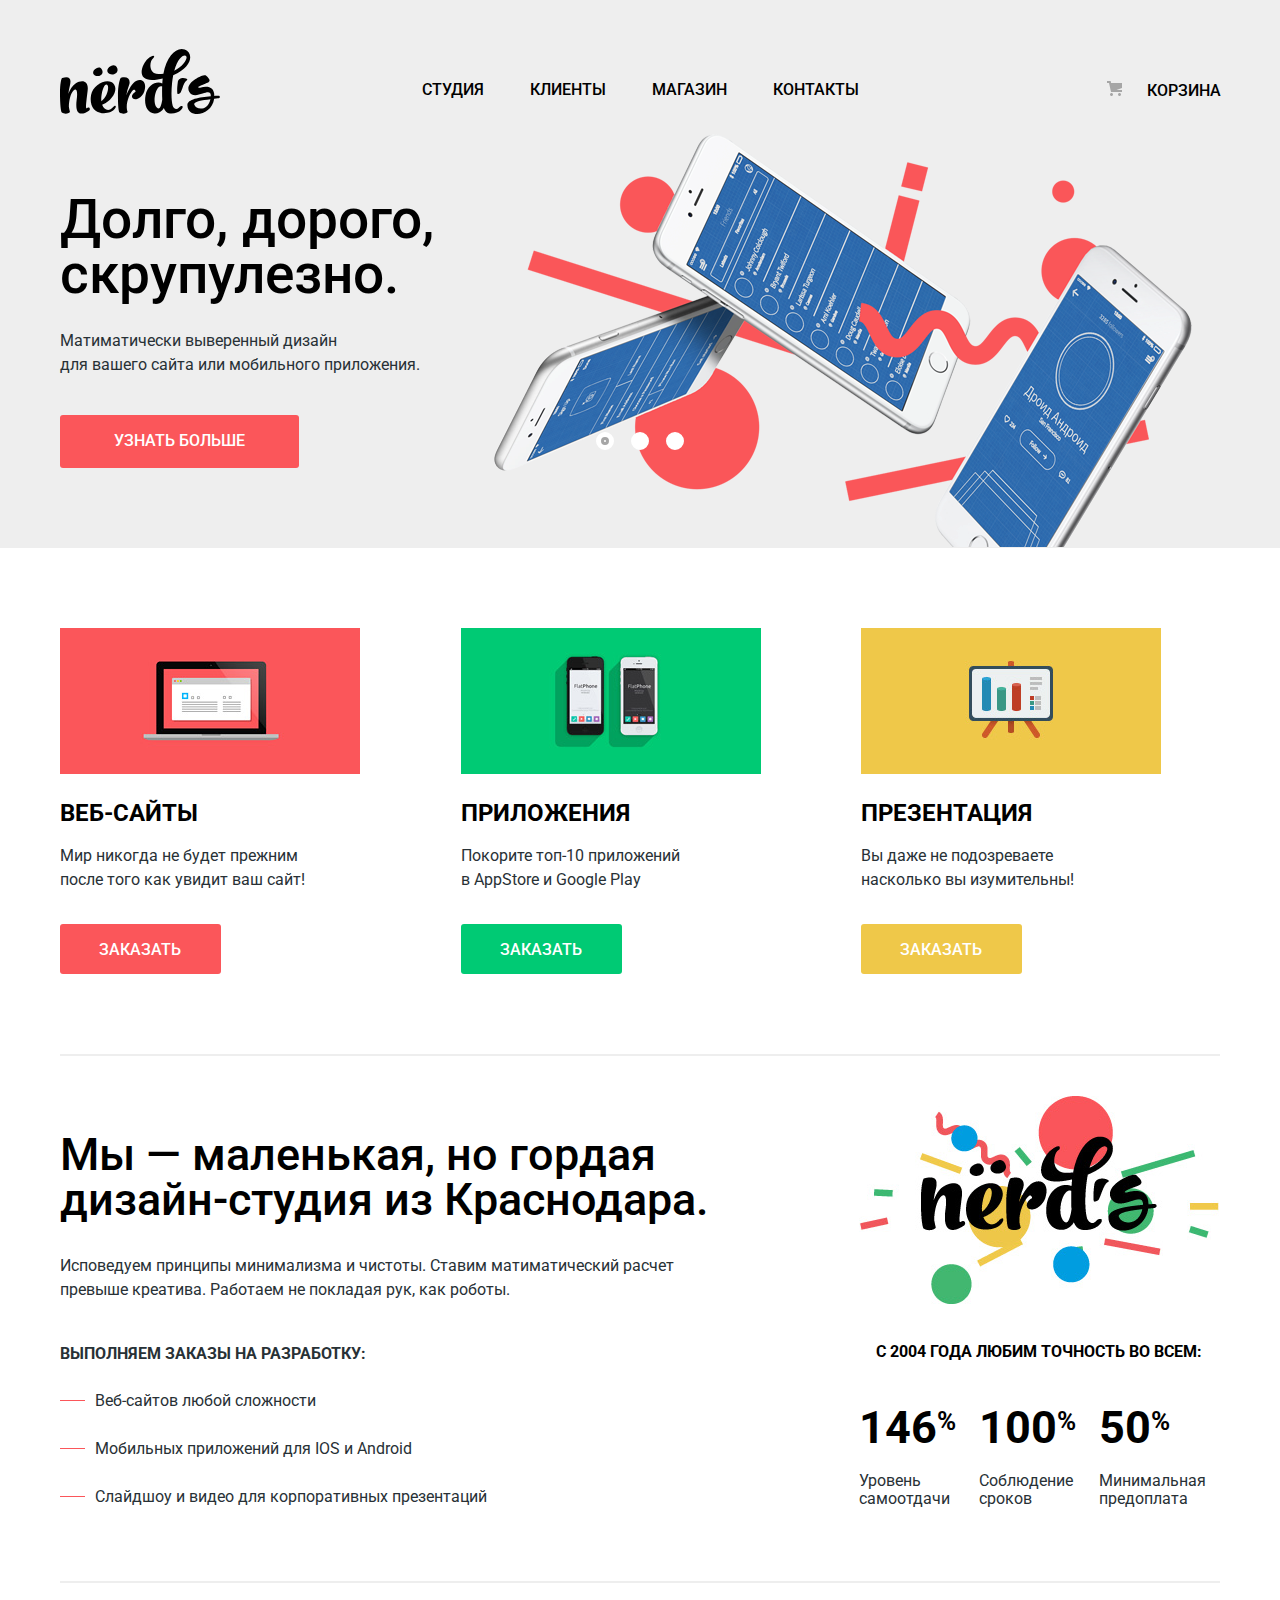
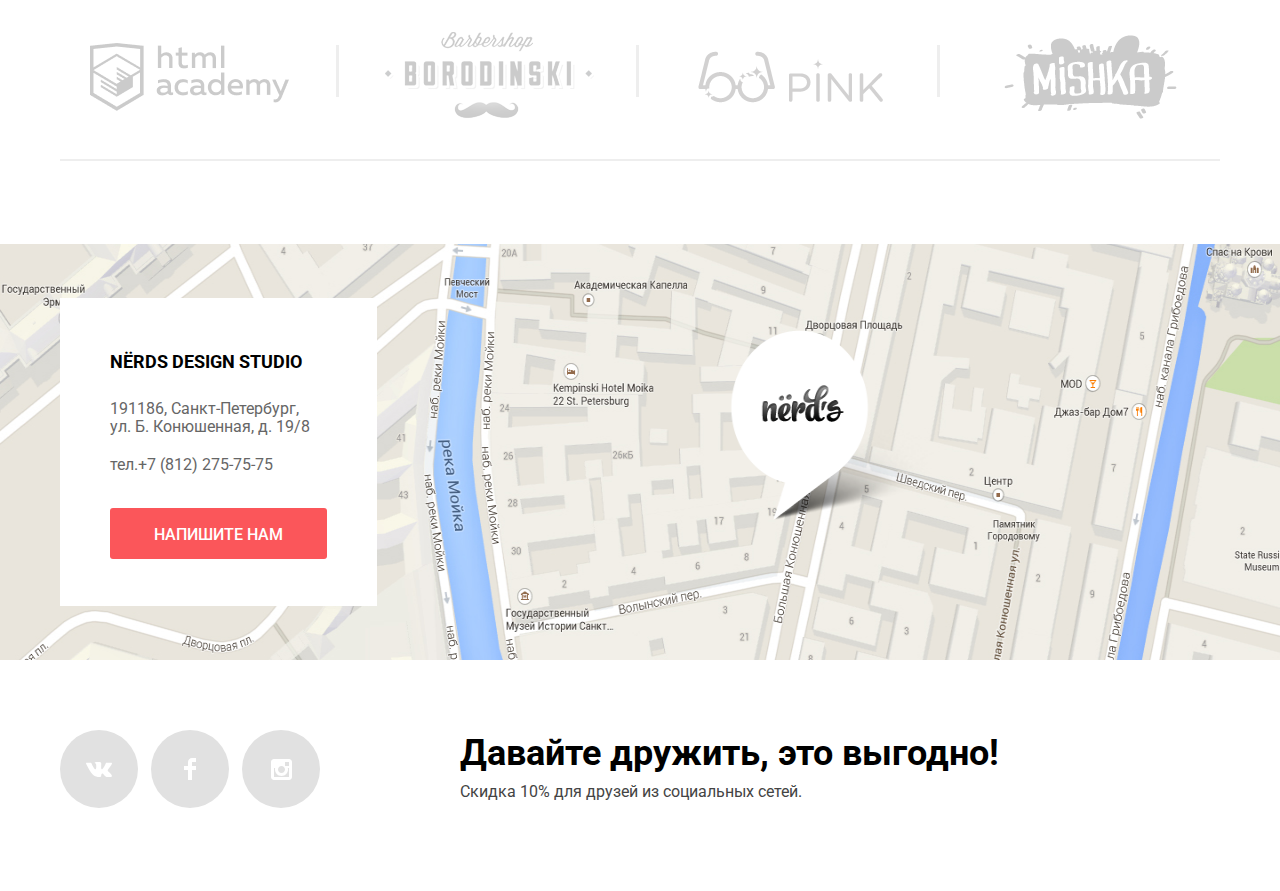
<file: index.html>
<!DOCTYPE html>
<html class="page" lang="ru">
  <head>
    <meta charset="utf-8">
    <title>HTML Academy: Нёрдс</title>
    <link rel="preconnect" href="https://fonts.gstatic.com">
    <link rel="stylesheet" href="https://fonts.googleapis.com/css2?family=Roboto:wght@400;500;700&display=swap"> 
    <link rel="stylesheet" href="css/normalize.css">
    <link rel="stylesheet" href="css/style.min.css">
    <link rel="icon" href="favicon.ico" type="image/x-icon">
    <link rel="icon" href="img/favicon/favicon.svg" type="image/svg+xml">
    <link rel="apple-touch-icon" href="img/favicon/180.png" type="image/png">
    <link rel="manifest" href="manifest.webmanifest"> 
    <link rel="preconnect" href="https://fonts.gstatic.com">
  </head>
  
  <body class="page-body">
    <header class="main-header">
      <nav class="main-navigation-wrapper">
        <a class="main-header-logo">
          <img src="img/nerds-logo.svg" width="160" height="65" alt="Логотип сайта дизайн-студии Нёрдс">
        </a>
        <ul class="site-navigation">
          <li><a href="blank.html">Студия</a></li>
          <li ><a href="blank.html">Клиенты</a></li>
          <li><a href="catalog.html">Магазин</a></li>
          <li ><a href="blank.html">Контакты</a></li>
        </ul>
        <div class="user-navigation">
          <a class="cart-link" href="blank.html">Кoрзина</a>
        </div>
      </nav>
    </header>  
 
    <main class="page-main">
      <h1 class="visually-hidden">Сайт дизайн-студии "Нёрдс"</h1>
      <div class="features-wrapper">
        <section class="features"> 
          <h2 class="visually-hidden"> Информация о нашей работе</h2>
            <ul class="features-list"> 
              <li class="features-item slide slide-current">
                <div class="grid-column-1">
                  <p class="features-title features-title-1">Долго, дорого, скрупулезно.</p>
                  <p class="features-description features-description-1">Матиматически выверенный дизайн <br> для вашего сайта или мобильного приложения.</p>
                  <a class="button features-button" href="blank.html">Узнать больше</a>  
                </div>
                <img src="img/nerds-index-slide1.png" width="760" height="431" alt="Смартфоны">
              </li>
              <li class="features-item slide ">
                <div class="grid-column-2">
                  <p class="features-title features-title-2">Любим математику, как никто другой</p>
                  <p class="features-description features-description-2">Никакого креатива, только математические формулы <br> для расчета идеальных пропорций</p>
                  <a class="button features-button" href="blank.html">Узнать больше</a>
                </div>
                <img src="img/nerds-index-slide2.png" width="760" height="431" alt="Моноблоки">
              </li>
              <li class="features-item slide">
                <div class="grid-column-3">
                  <p class="features-title features-title-3">Только ночь, только хардкор.</p>
                  <p class="features-description features-description-3">Работать днем, как все? Мы против этого.<br> Ближе к полуночи работа только начинается. </p>
                  <a class="button features-button" href="blank.html">Узнать больше</a>
                </div>
                <img src="img/nerds-index-slide3.png" width="760" height="431" alt="Планшеты">
              </li>
            </ul>
            <div class="slider-controls">
              <button class="current" type="button" aria-label="Первый слайд"></button>
              <button type="button" aria-label="Второй слайд"></button>
              <button type="button" aria-label="Третий слайд"></button>
            </div>
        </section>
      </div>
      <section class="market">
        <h2 class="visually-hidden">Маркет</h2>
        <ul class="market-list">
          <li class="market-item"> 
            <h3 class="market-item-1">Веб-сайты</h3>
            <p>Мир никогда не будет прежним<br>после того как увидит ваш сайт!</p>
            <a class="button-market button-red" href="catalog.html">Заказать</a>
          </li>
          <li class="market-item"> 
            <h3 class="market-item-2">Приложения</h3>
            <p>Покорите топ-10 приложений<br>в AppStore и Google Play</p>
            <a class="button-market button-green" href="catalog.html">Заказать</a>
          </li>
          <li class="market-item">
            <h3 class="market-item-3">Презентация</h3>
            <p>Вы даже не подозреваете<br>насколько вы изумительны!</p>
            <a class="button-market button-yellow" href="catalog.html">Заказать</a>
          </li>
        </ul>
      </section>
      <div class="index-columns">
        <section class="information">
          <h2 class="visually-hidden">Информация о нашей компании</h2>
          <p class="information-company">Мы &#8212; маленькая, но гордая дизайн-студия из Краснодара.</p>
          <p class="information-regulations">Исповедуем принципы минимализма и чистоты. Ставим матиматический расчет превыше креатива. Работаем не покладая рук, как роботы.</p>
          <p class="information-orders">Выполняем заказы на разработку:</p>
          <ul class="information-list">
            <li class="information-item">Веб-сайтов любой сложности</li>
            <li class="information-item">Мобильных приложений для IOS и Android</li>
            <li class="information-item">Слайдшоу и видео для корпоративных презентаций</li>
          </ul>
        </section>
        <section  class="statistics">
          <img src="img/nerds-illustration-logo.png" width="360" height="208" alt="Логотип">
          <h2 class="visually-hidden">Гарантии нашей компании</h2>
          <h3 class="statistics-heading"> с 2004 года любим точность во всем:</h3>
          <dl class="statistics-list">
            <div>
              <dt class="statistics-term">146<sup>%</sup></dt> 
              <dd class="statistics-definition">Уровень самоотдачи</dd>
            </div>
            <div>
              <dt class="statistics-term">100<sup>%</sup></dt>
              <dd class="statistics-definition">Соблюдение сроков</dd>
            </div>
            <div>
              <dt class="statistics-term">50<sup>%</sup></dt>
              <dd class="statistics-definition">Минимальная предоплата</dd>
            </div>
          </dl>
        </section>
      </div>
      <section class="model">
       <h2 class="visually-hidden">Примеры выполненных дизайнов</h2>
       <ul class="model-list">
        <li class="model-item">
          <a href="https://htmlacademy.ru/intensive/htmlcss">
            <img src="img/htm-academyl.png" width="199" height="68" alt="html academy">
          </a>
        </li>
        <li class="model-item">
          <a href="blank.html">
            <img src="img/borodinski.png" width="209" height="90" alt="Barbershop Borodinski">
          </a>
        </li>
        <li class="model-item">
          <a href="blank.html">
            <img src="img/pink.png" width="185" height="52" alt="Pink">
          </a>
        </li>
        <li class="model-item">
          <a href="blank.html">
            <img src="img/mishka.png" width="173" height="84" alt="Mishka">
          </a>
        </li>
       </ul>
      </section>
    </main>
 
    <footer class="main-footer">
      <section class="map">
        <h2 class="visually-hidden">Как нас найти</h2>
        <img src="img/map.png" width="1440" height="416" alt="Санкт-Петербург,ул. Б. Конюшенная,д. 19/8">
        <iframe src="https://www.google.com/maps/embed?pb=!1m18!1m12!1m3!1d1998.6036253003356!2d30.320858716173465!3d59.93871916905408!2m3!1f0!2f0!3f0!3m2!1i1024!2i768!4f13.1!3m3!1m2!1s0x4696310fca145cc1%3A0x42b32648d8238007!2z0JHQvtC70YzRiNCw0Y8g0JrQvtC90Y7RiNC10L3QvdCw0Y8g0YPQuy4sIDE5LzgsINCh0LDQvdC60YIt0J_QtdGC0LXRgNCx0YPRgNCzLCAxOTExODY!5e0!3m2!1sru!2sru!4v1615911415842!5m2!1sru!2sru" width="1140" height="416" style="border:0;" allowfullscreen="" title="Офис компании по адресу ул. Большая Конюшенная 19/8, Санкт-Петербург" loading="lazy"></iframe>
        <section class="contacts container">
          <h2 class="visually-hidden">Контактная информация</h2>
          <div class="map-wrapper">
            <p class="contacts-studio">Nёrds design studio</p>
            <p class="contact-address">191186, Санкт-Петербург,<br> 
             ул. Б. Конюшенная, д. 19/8</p>
            <p class="phone">тел.<a class="contacts-phone" href="tel:+78122757575">+7 (812) 275-75-75</a></p> 
            <a class="contacts-button" href="blank.html">Напишите нам</a>
          </div>
        </section>
      </section>
      <section class="footer-social">
        <ul class="social-list">
          <li class="social-item">
            <a class="social-button" href="#" aria-label="Вконтакте">
              <svg aria-hidden="true" focusable="false" width="27" height="15" viewBox="0 0 27 15" fill="none" xmlns="http://www.w3.org/2000/svg">
                <path d="M16.138 11.51C17.094 11.201 18.318 13.55 19.621 14.449C20.599 15.13 21.348 14.983 21.348 14.983L24.821 14.933C24.821 14.933 26.636 14.821 25.778 13.379C25.707 13.259 25.275 12.31 23.193 10.357C21.016 8.31404 21.311 8.64504 23.932 5.11304C25.529 2.96004 26.168 1.64504 25.968 1.08504C25.776 0.546037 24.603 0.686037 24.603 0.686037L20.69 0.713037C20.309 0.714037 19.986 0.832037 19.839 1.22804C19.836 1.23204 19.218 2.89404 18.394 4.30704C16.653 7.29604 15.958 7.45504 15.67 7.26804C15.009 6.83504 15.176 5.53104 15.176 4.60404C15.176 1.70704 15.608 0.499037 14.33 0.187037C13.903 0.0830374 13.591 0.0150374 12.502 0.00503741C11.11 -0.0159626 9.92797 0.00503743 9.25797 0.334037C8.81297 0.557037 8.47197 1.04604 8.67897 1.07404C8.93897 1.10904 9.52197 1.23404 9.83397 1.66004C10.235 2.21204 10.223 3.44904 10.223 3.44904C10.223 3.44904 10.452 6.86004 9.68297 7.28304C9.15497 7.57304 8.43297 6.98104 6.87997 4.26704C6.08697 2.87904 5.48797 1.34504 5.48797 1.34504C5.48797 1.34504 5.37197 1.06004 5.16197 0.904037C4.91197 0.719037 4.56197 0.660037 4.56197 0.660037L0.84797 0.684037C0.84797 0.684037 0.28997 0.700037 0.0849697 0.946037C-0.0970303 1.16404 0.0699697 1.61404 0.0699697 1.61404C0.0699697 1.61404 2.97897 8.49504 6.27297 11.961C9.29297 15.143 12.725 14.932 12.725 14.932H14.28C14.28 14.932 14.749 14.878 14.989 14.62C15.213 14.38 15.203 13.929 15.203 13.929C15.203 13.929 15.172 11.82 16.138 11.51Z" fill="white"/>
              </svg>
            </a>
          </li>
          <li class="social-item">
            <a class="social-button" href="#" aria-label="Фейсбук">
              <svg aria-hidden="true" focusable="false" width="12" height="22" viewBox="0 0 12 22" fill="none" xmlns="http://www.w3.org/2000/svg">
                <path d="M12 4V0H8C5.79086 0 4 1.79086 4 4V8H0V12H4V22H8V12H12V8H8V4H12Z" fill="white"/>
              </svg>
            </a>
          </li>
          <li class="social-item">
            <a class="social-button" href="#" aria-label="Инстаграм">
              <svg aria-hidden="true" focusable="false" width="21" height="21" viewBox="0 0 21 21" fill="none" xmlns="http://www.w3.org/2000/svg">
                <path fill-rule="evenodd" clip-rule="evenodd" d="M3 0H18C19.65 0 21 1.35 21 3V18C21 19.65 19.65 21 18 21H3C1.35 21 0 19.65 0 18V3C0 1.35 1.35 0 3 0ZM14 10.5C14 8.57 12.43 7 10.5 7C8.57 7 7 8.57 7 10.5C7 12.43 8.57 14 10.5 14C12.43 14 14 12.43 14 10.5ZM3 18V9H4.181C4.0626 9.49127 4.00186 9.99467 4 10.5C4 14.0899 6.91015 17 10.5 17C14.0899 17 17 14.0899 17 10.5C16.9986 9.99464 16.9379 9.49118 16.819 9H18V18H3ZM14 7H18V3H14V7Z" fill="white"/>
              </svg>                
            </a>
          </li>
        </ul>
        <div>
          <h2 class="footer-sale"> Давайте дружить, это выгодно!</h2>
          <p class="social-sale">Скидка 10% для друзей из социальных сетей.</p>
        </div>
     </section>
    </footer>

    <section class="modal">
      <h2 class="modal-write">Напишите нам</h2>
      <form class="modal-form" action="https://echo.htmlacademy.ru" method="post">
        <div>
          <p class="modal-subtitle">
            <label for="name">Ваше имя:</label>
            <input class="modal-lead" id="name" type="text" name="name" placeholder="Имя Фамилия">
          </p>
          <p class="modal-subtitle">
            <label for="email">Ваш email:</label>
            <input class="modal-lead"  id="email" type="email" name="email" placeholder="email@example.com">
          </p>
        </div>
        <p class="modal-subtitle">
          <label for="text">Текст письма:</label>
          <textarea class="modal-lead" id="text" name="text" rows="5" placeholder="В свободной форме" ></textarea>
        </p>
        <button class="modal-button" type="submit">Отправить</button>
      </form>
      <button class="button-close" type="button" aria-label="Закрыть"></button>
    </section>
    <script src="js/modal.min.js"></script>  
  </body>
</html>
</file>
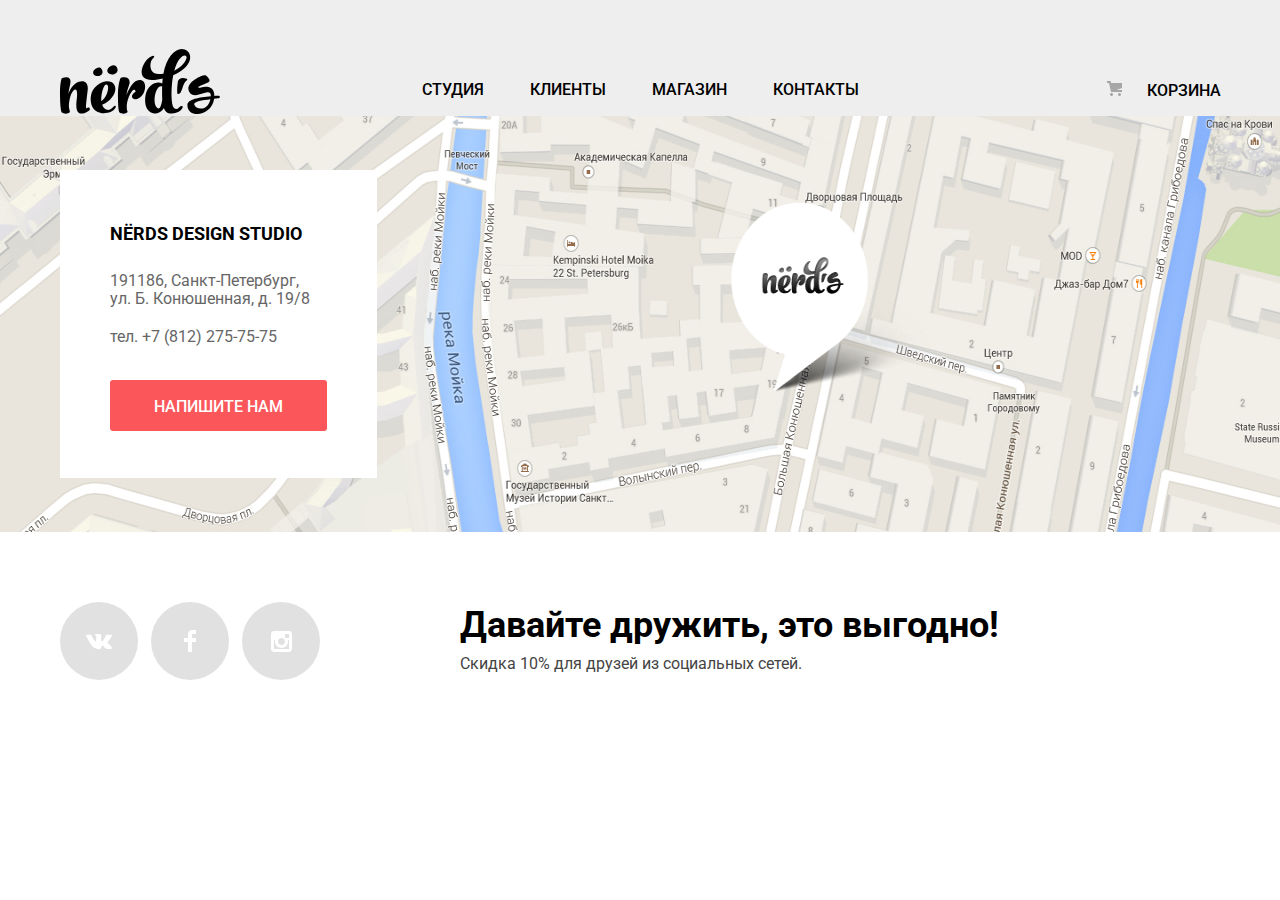
<file: blank.html>
<!DOCTYPE html>
<html class="page" lang="ru">
  <head>
    <meta charset="utf-8">
    <title>HTML Academy: Нёрдс</title>
    <link rel="preconnect" href="https://fonts.gstatic.com">
    <link rel="stylesheet" href="https://fonts.googleapis.com/css2?family=Roboto:wght@400;500;700&display=swap"> 
    <link rel="stylesheet" href="css/normalize.css">
    <link rel="stylesheet" href="css/style.min.css">
    <link rel="icon" href="favicon.ico" type="image/x-icon">
    <link rel="icon" href="img/favicon/favicon.svg" type="image/svg+xml">
    <link rel="apple-touch-icon" href="img/favicon/180.png" type="image/png">
    <link rel="manifest" href="manifest.webmanifest"> 
    <link rel="preconnect" href="https://fonts.gstatic.com">
  </head>
  
  <body class="page-body">
    <header class="main-header">
      <nav class="main-navigation-wrapper">
        <a class="main-header-logo" href="index.html">
          <img src="img/nerds-logo.svg" width="160" height="65" alt="Логотип сайта дизайн-студии Нёрдс">
        </a>
        <ul class="site-navigation">
          <li><a href="blank.html">Студия</a></li>
          <li ><a href="blank.html">Клиенты</a></li>
          <li><a href="catalog.html">Магазин</a></li>
          <li ><a href="blank.html">Контакты</a></li>
        </ul>
        <div class="user-navigation">
          <a class="cart-link" href="blank.html">Кoрзина</a>
        </div>
      </nav>
    </header>  

    <footer class="main-footer">
      <section class="map">
        <h2 class="visually-hidden">Как нас найти</h2>
        <img src="img/map.png" width="1440" height="416" alt="Санкт-Петербург,ул. Б. Конюшенная,д. 19/8">
        <iframe src="https://www.google.com/maps/embed?pb=!1m18!1m12!1m3!1d1998.6036253003356!2d30.320858716173465!3d59.93871916905408!2m3!1f0!2f0!3f0!3m2!1i1024!2i768!4f13.1!3m3!1m2!1s0x4696310fca145cc1%3A0x42b32648d8238007!2z0JHQvtC70YzRiNCw0Y8g0JrQvtC90Y7RiNC10L3QvdCw0Y8g0YPQuy4sIDE5LzgsINCh0LDQvdC60YIt0J_QtdGC0LXRgNCx0YPRgNCzLCAxOTExODY!5e0!3m2!1sru!2sru!4v1615911415842!5m2!1sru!2sru" width="1140" height="416" style="border:0;" allowfullscreen="" title="Офис компании по адресу ул. Большая Конюшенная 19/8, Санкт-Петербург" loading="lazy"></iframe>
        <section class="contacts container">
          <h2 class="visually-hidden">Контактная информация</h2>
          <div class="map-wrapper">
            <p class="contacts-studio">Nёrds design studio</p>
            <p class="contact-address">191186, Санкт-Петербург,<br> 
              ул. Б. Конюшенная, д. 19/8</p>
            <p class="phone">тел.<a class="contacts-phone" href="tel:+78122757575"> +7 (812) 275-75-75</a></p> 
            <a class="contacts-button" href="blank.html">Напишите нам</a>
          </div>
        </section>
      </section>
      <section class="footer-social">
        <ul class="social-list">
          <li class="social-item">
            <a class="social-button" href="#" aria-label="Вконтакте">
              <svg aria-hidden="true" focusable="false" width="27" height="15" viewBox="0 0 27 15" fill="none" xmlns="http://www.w3.org/2000/svg">
                <path d="M16.138 11.51C17.094 11.201 18.318 13.55 19.621 14.449C20.599 15.13 21.348 14.983 21.348 14.983L24.821 14.933C24.821 14.933 26.636 14.821 25.778 13.379C25.707 13.259 25.275 12.31 23.193 10.357C21.016 8.31404 21.311 8.64504 23.932 5.11304C25.529 2.96004 26.168 1.64504 25.968 1.08504C25.776 0.546037 24.603 0.686037 24.603 0.686037L20.69 0.713037C20.309 0.714037 19.986 0.832037 19.839 1.22804C19.836 1.23204 19.218 2.89404 18.394 4.30704C16.653 7.29604 15.958 7.45504 15.67 7.26804C15.009 6.83504 15.176 5.53104 15.176 4.60404C15.176 1.70704 15.608 0.499037 14.33 0.187037C13.903 0.0830374 13.591 0.0150374 12.502 0.00503741C11.11 -0.0159626 9.92797 0.00503743 9.25797 0.334037C8.81297 0.557037 8.47197 1.04604 8.67897 1.07404C8.93897 1.10904 9.52197 1.23404 9.83397 1.66004C10.235 2.21204 10.223 3.44904 10.223 3.44904C10.223 3.44904 10.452 6.86004 9.68297 7.28304C9.15497 7.57304 8.43297 6.98104 6.87997 4.26704C6.08697 2.87904 5.48797 1.34504 5.48797 1.34504C5.48797 1.34504 5.37197 1.06004 5.16197 0.904037C4.91197 0.719037 4.56197 0.660037 4.56197 0.660037L0.84797 0.684037C0.84797 0.684037 0.28997 0.700037 0.0849697 0.946037C-0.0970303 1.16404 0.0699697 1.61404 0.0699697 1.61404C0.0699697 1.61404 2.97897 8.49504 6.27297 11.961C9.29297 15.143 12.725 14.932 12.725 14.932H14.28C14.28 14.932 14.749 14.878 14.989 14.62C15.213 14.38 15.203 13.929 15.203 13.929C15.203 13.929 15.172 11.82 16.138 11.51Z" fill="white"/>
              </svg>
            </a>
          </li>
          <li class="social-item">
            <a class="social-button" href="#" aria-label="Фейсбук">
              <svg aria-hidden="true" focusable="false" width="12" height="22" viewBox="0 0 12 22" fill="none" xmlns="http://www.w3.org/2000/svg">
                <path d="M12 4V0H8C5.79086 0 4 1.79086 4 4V8H0V12H4V22H8V12H12V8H8V4H12Z" fill="white"/>
              </svg>
            </a>
          </li>
          <li class="social-item">
            <a class="social-button" href="#" aria-label="Инстаграм">
              <svg aria-hidden="true" focusable="false" width="21" height="21" viewBox="0 0 21 21" fill="none" xmlns="http://www.w3.org/2000/svg">
                <path fill-rule="evenodd" clip-rule="evenodd" d="M3 0H18C19.65 0 21 1.35 21 3V18C21 19.65 19.65 21 18 21H3C1.35 21 0 19.65 0 18V3C0 1.35 1.35 0 3 0ZM14 10.5C14 8.57 12.43 7 10.5 7C8.57 7 7 8.57 7 10.5C7 12.43 8.57 14 10.5 14C12.43 14 14 12.43 14 10.5ZM3 18V9H4.181C4.0626 9.49127 4.00186 9.99467 4 10.5C4 14.0899 6.91015 17 10.5 17C14.0899 17 17 14.0899 17 10.5C16.9986 9.99464 16.9379 9.49118 16.819 9H18V18H3ZM14 7H18V3H14V7Z" fill="white"/>
              </svg>                
            </a>
          </li>
        </ul>
        <div>
          <h2 class="footer-sale"> Давайте дружить, это выгодно!</h2>
          <p class="social-sale">Скидка 10% для друзей из социальных сетей.</p>
        </div>
      </section>
    </footer>

    <section class="modal">
      <h2 class="modal-write">Напишите нам</h2>
      <form class="modal-form" action="https://echo.htmlacademy.ru" method="post">
        <div>
          <p class="modal-subtitle">
            <label for="name">Ваше имя:</label>
            <input class="modal-lead" id="name" type="text" name="name" placeholder="Имя Фамилия">
          </p>
          <p class="modal-subtitle">
            <label for="email">Ваш email:</label>
            <input class="modal-lead"  id="email" type="email" name="email" placeholder="email@example.com">
          </p>
        </div>
        <p class="modal-subtitle">
          <label for="text">Текст письма:</label>
          <textarea class="modal-lead" id="text" name="text" rows="5" placeholder="В свободной форме" ></textarea>
        </p>
        <button class="modal-button" type="submit">Отправить</button>
      </form>
      <button class="button-close" type="button" aria-label="Закрыть"></button>
    </section>
    <script src="js/modal.min.js"></script>  
  </body>
</html>
</file>
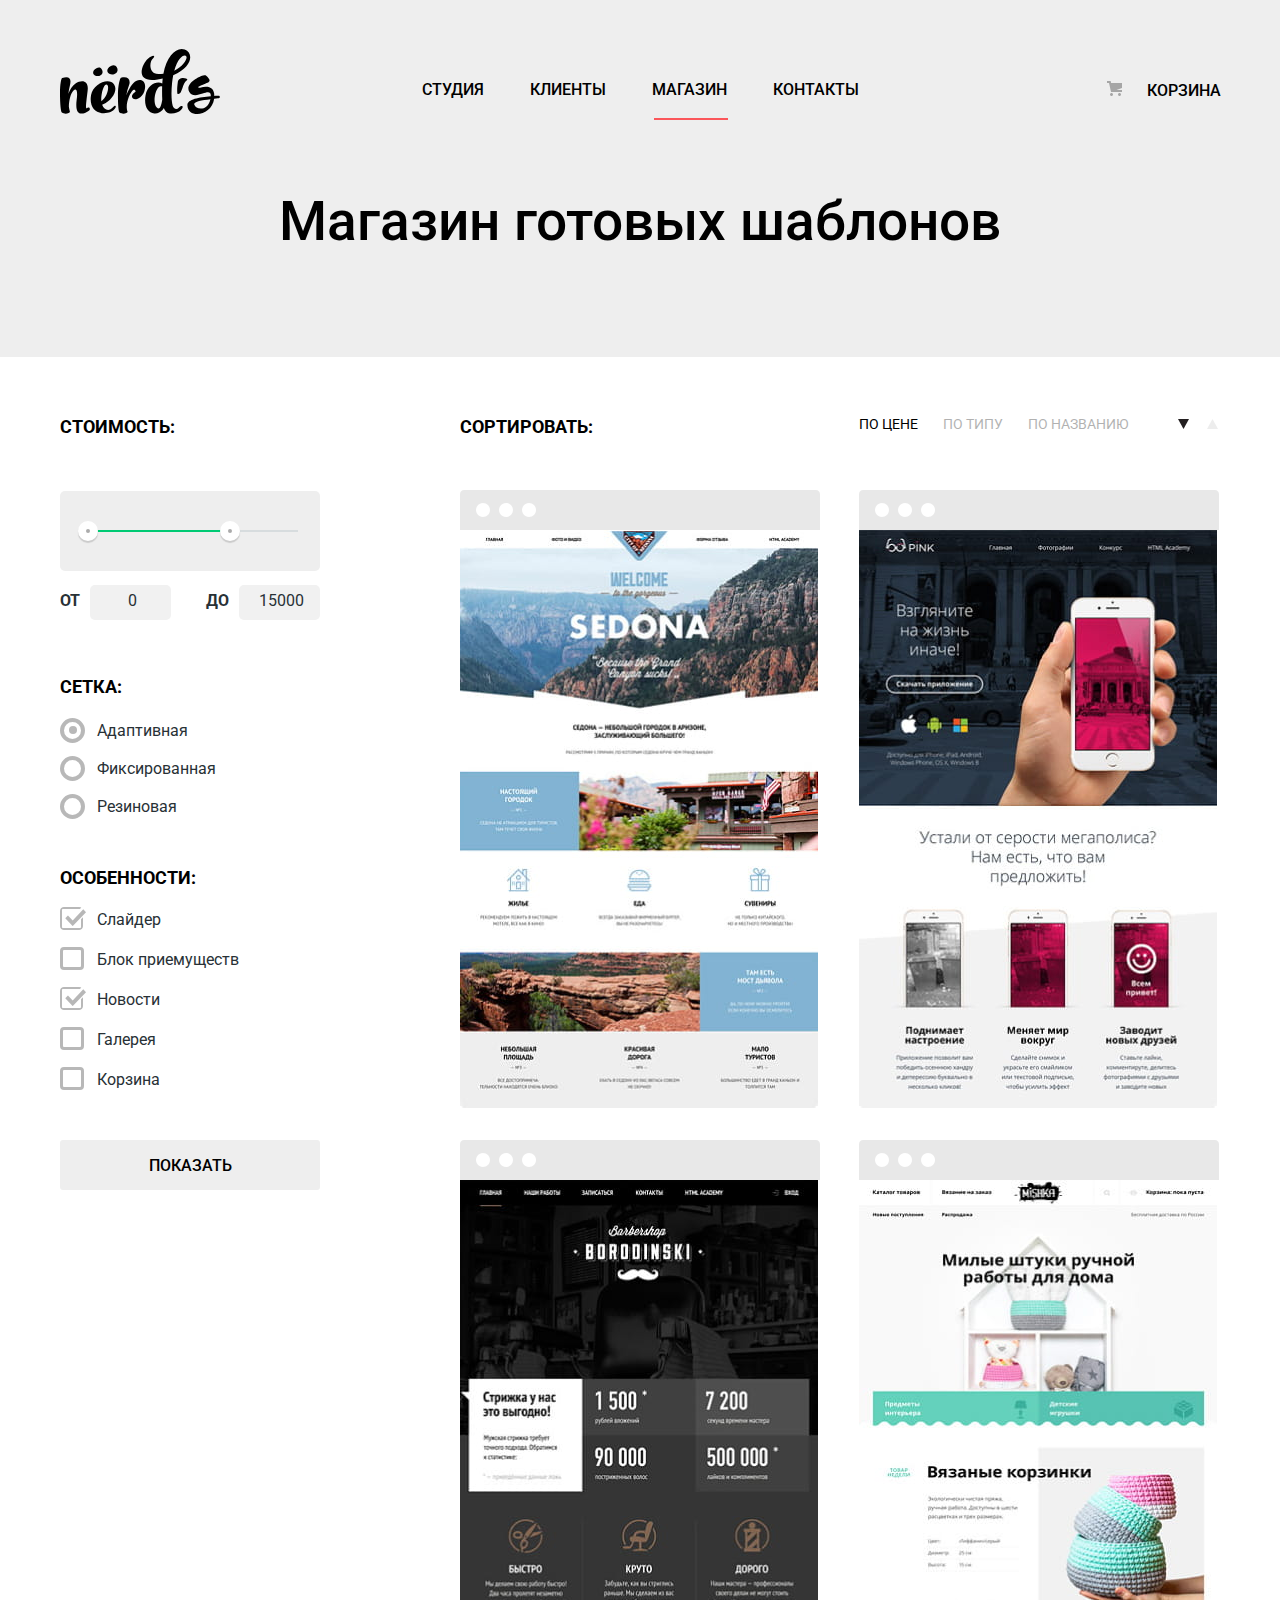
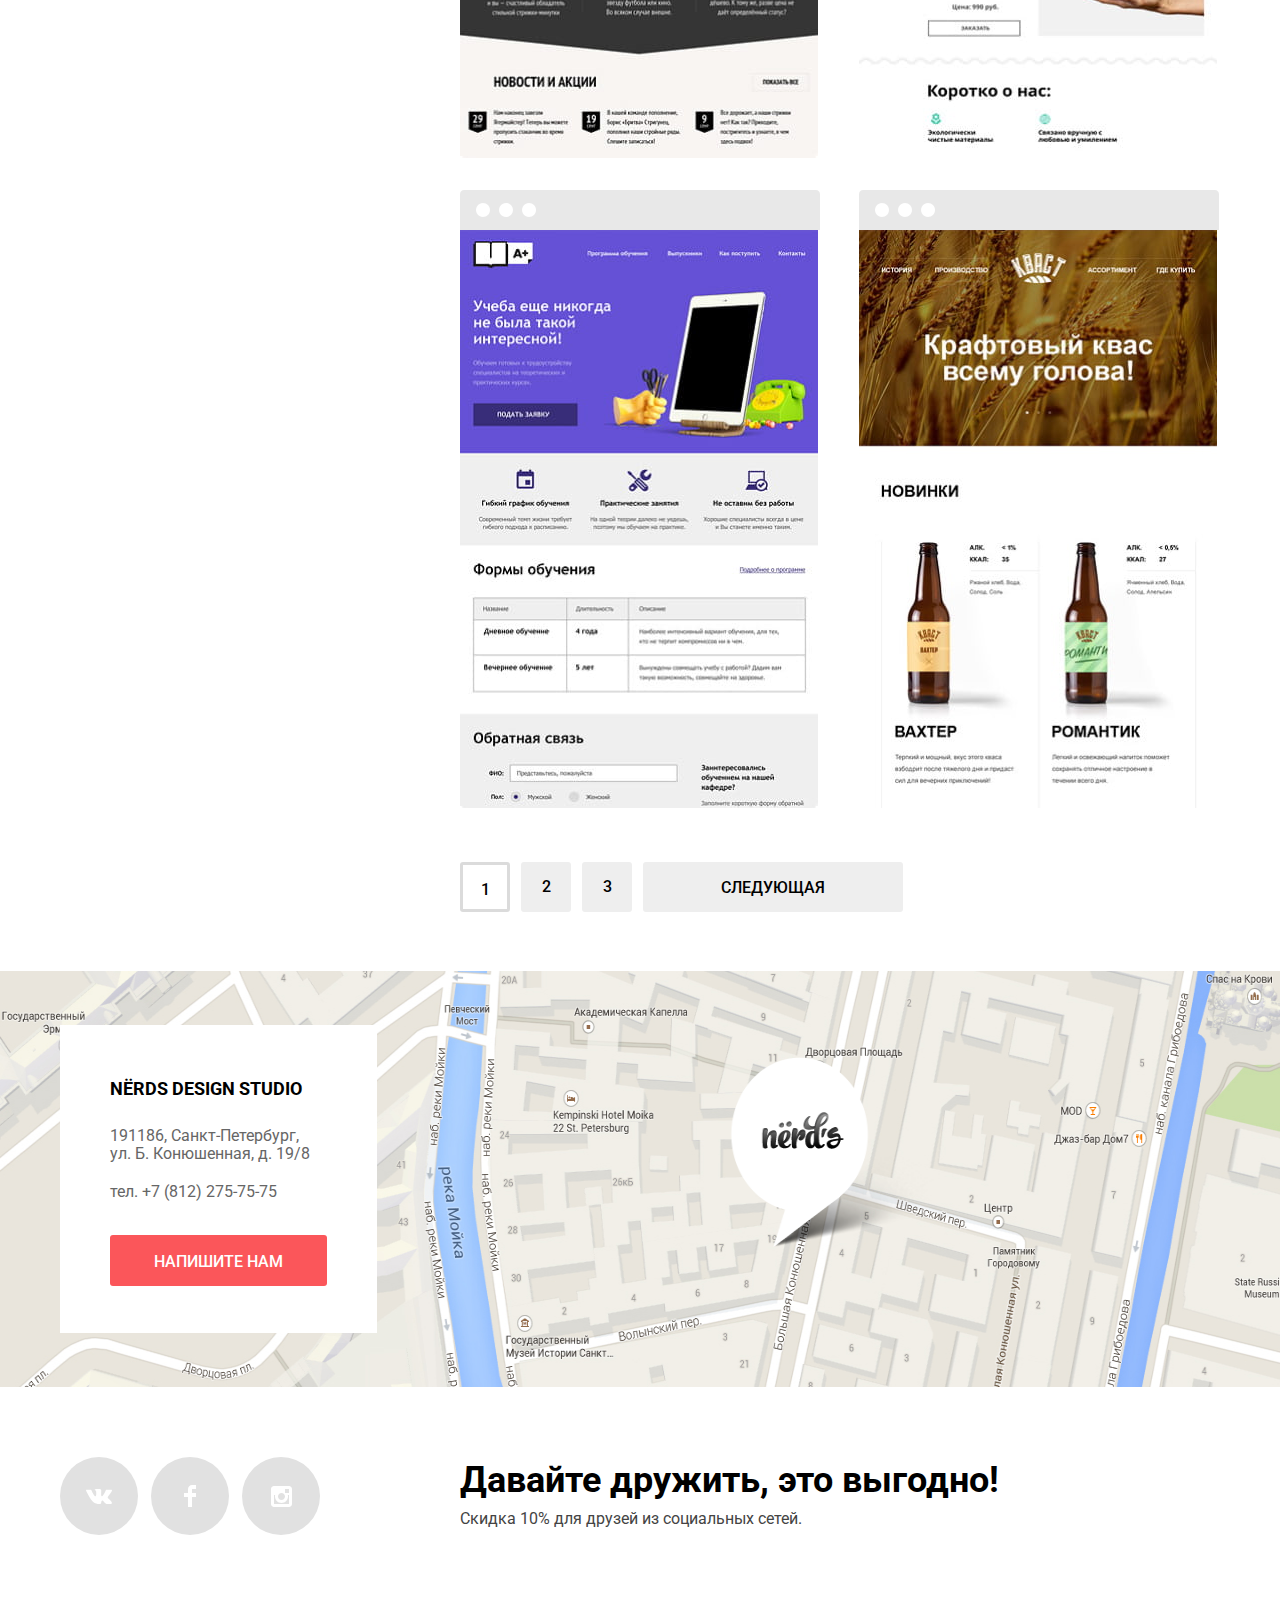
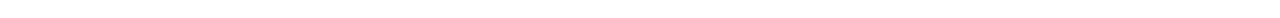
<file: catalog.html>
<!DOCTYPE html>
<html lang="ru">
  <head>
    <meta charset="utf-8">
    <title>HTML Academy: Нёрдс</title>
    <link rel="preconnect" href="https://fonts.gstatic.com">
    <link rel="stylesheet" href="https://fonts.googleapis.com/css2?family=Roboto:wght@400;500;700&display=swap"> 
    <link rel="stylesheet" href="css/normalize.css">
    <link rel="stylesheet" href="css/style.min.css">
    <link rel="icon" href="favicon.ico" type="image/x-icon">
    <link rel="icon" href="img/favicon/favicon.svg" type="image/svg+xml">
    <link rel="apple-touch-icon" href="img/favicon/180.png" type="image/png">
    <link rel="manifest" href="manifest.webmanifest"> 
    <link rel="preconnect" href="https://fonts.gstatic.com">
  </head>

  <body class="page-body">
    <header class="main-header">
      <nav class="main-navigation-wrapper">
        <a class="main-header-logo" href="index.html">
          <img src="img/nerds-logo.svg" width="160" height="65" alt="Логотип сайта дизайн-студии Нёрдс">
        </a>
        <ul class="site-navigation">
          <li ><a href="blank.html">Студия</a></li>
          <li ><a href="blank.html">Клиенты</a></li>
          <li class="site-navigation-current"><a href="">Магазин</a></li>
          <li ><a href="blank.html">Контакты</a></li>
        </ul>
        <div class="user-navigation">
         <a class="cart-link" href="blank.html">Кoрзина</a>
        </div>
      </nav>
    </header>  

    <main class="page-catalog">
      <div class="page-title"><h1>Магазин готовых шаблонов</h1></div>
      <div class="filtres-container">
        <section class="filtres">
          <h2 class="visually-hidden">Фильтры</h2>
          <form class="filter" method="GET" action="https://echo.htmlacademy.ru" target="_blank">
            <fieldset class="filter-item">
              <legend>Стоимость:</legend>
              <div class="range-filter">
                <div class="range-controls">
                  <div class="scale">
                    <div class="bar"></div>
                  </div>
                  <div class="toggle toggle-min" tabindex="0" ></div>
                  <div class="toggle toggle-max" tabindex="0"></div>
                </div>
                <div class="price-controls">
                  <label class="min-price">от<input class="price-input" type="number" name="min price" min="0" max="15000" value="0"></label>
                  <label class="max-class">до<input class="price-input"  type="number" name="max price" min="0" max="15000" value="15000"></label>
                </div>
              </div>
            </fieldset>
            <fieldset class="filter-grid">
              <legend>Сетка:</legend>
              <ul>
                <li class="filter-option filter-radio">
                  <input class="visually-hidden filter-radio-input filter-input" type="radio" name="product-group" value="adaptive" id="filter-adaptive" checked>
                  <label  for="filter-adaptive">Адаптивная</label>
                </li>
                <li class="filter-option filter-radio">
                  <input class="visually-hidden filter-radio-input filter-input" type="radio" name="product-group" value="fixed" id="filter-fixed">
                  <label for="filter-fixed">Фиксированная</label>
                </li>
                <li class="filter-option filter-radio">
                  <input class="visually-hidden filter-radio-input filter-input" type="radio" name="product-group" value="rubber" id="filter-rubber">
                  <label for="filter-rubber">Резиновая</label>
                </li>
              </ul>
            </fieldset>
            <fieldset class="filter-features">
              <legend>Особенности:</legend>
                <ul>
                  <li class="filter-option filter-checkbox">
                    <input class="visually-hidden filter-checkbox-input filter-input" type="checkbox" name="slider" id="filter-slider" checked>
                    <label for="filter-slider">Слайдер</label>
                  </li>
                  <li class="filter-option filter-checkbox">
                    <input class="visually-hidden filter-checkbox-input filter-input" type="checkbox" name="block-advantages" id="block-advantages" >
                    <label for="block-advantages">Блок приемуществ</label>
                  </li>
                  <li class="filter-option filter-checkbox">
                    <input class="visually-hidden filter-checkbox-input filter-input" type="checkbox" name="news" id="filter-news" checked>
                    <label for="filter-news">Новости</label>
                  </li>
                  <li class="filter-option filter-checkbox">
                    <input class="visually-hidden filter-checkbox-input filter-input"  type="checkbox" name="gallery" id="filter-gallery">
                    <label for="filter-gallery">Галерея</label>
                  </li>
                  <li class="filter-option filter-checkbox">
                    <input class="visually-hidden filter-checkbox-input filter-input" type="checkbox" name="basket" id="filter-basket">
                    <label for="filter-basket">Корзина</label>
                  </li>
                </ul>
            </fieldset>
            <button class="filter-button" type="submit">Показать</button>
          </form>
        </section>   
        <div class="column">
          <section class="sorting">
            <h2>Сортировать:</h2>
            <ul class="sorting-list">
              <li class="sorting-item sorting-item-price">
                <a href="catalog.html">По цене</a>
              </li>
              <li class="sorting-item sorting-item-type">
                <a href="catalog.html">По типу</a>
              </li>
              <li class="sorting-item sorting-item-title">
                <a href="catalog.html">По названию</a>
              </li>
            </ul>
            <ul class="arrow-list">
              <li class="arrow-item arrow-current">
                <a href="catalog.html" class="arrow-button arrow-button-down">
                  <span class="visually-hidden">Вниз</span>
                  <svg width="11" height="10" viewBox="0 0 11 10" fill="none" xmlns="http://www.w3.org/2000/svg"><g><path d="M5.5 10L0 0H11" fill="#A6A6A6"/></g></svg>
                </a>
              </li>
              <li class="arrow-item">
                <a href="catalog.html" class="arrow-button arrow-button-down">
                  <span class="visually-hidden">Вверх</span>
                  <svg width="11" height="10" viewBox="0 0 11 10" fill="none" xmlns="http://www.w3.org/2000/svg"><g><path d="M5.5 0L0 10H11L5.5 0Z" fill="#A6A6A6"/></g></svg>
                    
                </a>
              </li>
            </ul>       
          </section>
          <section class="catalog">
            <h2 class="visually-hidden">Список шаблонов</h2>
            <ul class="catalog-list">
              <li class="catalog-item" tabindex="0">                 
                <img src="img/layout-sedona.jpg" width="358" height="578" alt="Шаблон информационного сайта городка Седона">
                <div class="catalog-category">
                  <h3 class="catalog-category-title"><a href="#">Sedona</a></h3>
                  <p class="catalog-category-description">Информационный сайт для туристов</p>
                  <a class="catalog-price" href="#">9900 &#8381;</a>
                </div>
              </li>
              <li class="catalog-item" tabindex="0">
                <img src="img/layout-pink.jpg" width="358" height="578" alt="Шаблон приложения Pink для смартфонов">
                <div class="catalog-category">
                  <h3 class="catalog-category-title"><a href="#">Pink App</a></h3>
                  <p class="catalog-category-description">Продуктовый лендинг приложений для iOS и Android</p>
                  <a class="catalog-price" href="#">9900 &#8381;</a>
                </div>
              </li>
              <li class="catalog-item" tabindex="0"> 
                <img src="img/layout-borodinski.jpg" width="358" height="578" alt="Шаблон Барбершоп Бородинский">
                <div class="catalog-category">
                  <h3 class="catalog-category-title"><a href="#">Barbershop</a></h3>
                  <p class="catalog-category-description">Сайт салона красоты. Для мужчин, да.</p>
                  <a class="catalog-price" href="#">9900 &#8381;</a>
                </div>
              </li>
              <li class="catalog-item" tabindex="0"> 
                <img src="img/layout-mishka.jpg" width="358" height="578" alt="Шаблон магазина ручной работы Mishka">
                <div class="catalog-category">
                  <h3 class="catalog-category-title"><a href="#">Mishka</a></h3>
                  <p class="catalog-category-description">Интернет-магазин вязанных игрушек</p>
                  <a class="catalog-price" href="#">9900 &#8381;</a>
                </div>
              </li>
              <li class="catalog-item" tabindex="0">  
                <img src="img/layout-aplus.jpg" width="358" height="578" alt="Шаблон  учебных курсов">
                <div class="catalog-category"> 
                  <h3 class="catalog-category-title"><a href="#">A Plus</a></h3>
                  <p class="catalog-category-description">Лендинг курсов повыщения квалификации</p>
                  <a class="catalog-price" href="#">9900 &#8381;</a>
                </div>
              </li>
              <li class="catalog-item" tabindex="0">  
                <img src="img/layout-kvass.jpg" width="358" height="578" alt="Шаблон  крафтового кваса">
                <div class="catalog-category">
                  <h3 class="catalog-category-title"><a href="#">Кваст</a></h3>
                  <p class="catalog-category-description">Промо-сайт производителя крафтового кваса</p>
                  <a class="catalog-price" href="#">9900 &#8381;</a>
                </div>
              </li>
            </ul>
            <ul class="pagination-list">
              <li class="pagination-item pagination-item-current">
                <a>1</a>
              </li>
              <li class="pagination-item">
                <a href="#">2</a>
              </li>
              <li class="pagination-item">
                <a href="#">3</a>
              </li>
              <li class="pagination-item pagination-item-next">
                <a href="#">Следующая</a>
              </li>
            </ul>
          </section>
        </div>
      </div>
    </main>
  
    <footer class="main-footer">
      <section class="map">
        <h2 class="visually-hidden">Как нас найти</h2>
        <img src="img/map.png" width="1440" height="416" alt="Санкт-Петербург,ул. Б. Конюшенная,д. 19/8">
        <iframe src="https://www.google.com/maps/embed?pb=!1m18!1m12!1m3!1d1998.6036253003356!2d30.320858716173465!3d59.93871916905408!2m3!1f0!2f0!3f0!3m2!1i1024!2i768!4f13.1!3m3!1m2!1s0x4696310fca145cc1%3A0x42b32648d8238007!2z0JHQvtC70YzRiNCw0Y8g0JrQvtC90Y7RiNC10L3QvdCw0Y8g0YPQuy4sIDE5LzgsINCh0LDQvdC60YIt0J_QtdGC0LXRgNCx0YPRgNCzLCAxOTExODY!5e0!3m2!1sru!2sru!4v1615911415842!5m2!1sru!2sru" width="1140" height="416" style="border:0;" allowfullscreen="" title="Офис компании по адресу ул. Большая Конюшенная 19/8, Санкт-Петербург" loading="lazy"></iframe>
        <section class="contacts container">
          <h2 class="visually-hidden">Контактная информация</h2>
          <div class="map-wrapper">
            <p class="contacts-studio">Nёrds design studio</p>
            <p class="contact-address">191186, Санкт-Петербург,<br> 
              ул. Б. Конюшенная, д. 19/8</p>
            <p class="phone">тел.<a class="contacts-phone" href="tel:+78122757575"> +7 (812) 275-75-75</a></p> 
            <a class="contacts-button" href="blank.html">Напишите нам</a>
          </div>
        </section>
      </section>
      <section class="footer-social">
        <ul class="social-list">
          <li class="social-item">
            <a class="social-button" href="#" aria-label="Вконтакте">
              <svg aria-hidden="true" focusable="false" width="27" height="15" viewBox="0 0 27 15" fill="none" xmlns="http://www.w3.org/2000/svg">
                <path d="M16.138 11.51C17.094 11.201 18.318 13.55 19.621 14.449C20.599 15.13 21.348 14.983 21.348 14.983L24.821 14.933C24.821 14.933 26.636 14.821 25.778 13.379C25.707 13.259 25.275 12.31 23.193 10.357C21.016 8.31404 21.311 8.64504 23.932 5.11304C25.529 2.96004 26.168 1.64504 25.968 1.08504C25.776 0.546037 24.603 0.686037 24.603 0.686037L20.69 0.713037C20.309 0.714037 19.986 0.832037 19.839 1.22804C19.836 1.23204 19.218 2.89404 18.394 4.30704C16.653 7.29604 15.958 7.45504 15.67 7.26804C15.009 6.83504 15.176 5.53104 15.176 4.60404C15.176 1.70704 15.608 0.499037 14.33 0.187037C13.903 0.0830374 13.591 0.0150374 12.502 0.00503741C11.11 -0.0159626 9.92797 0.00503743 9.25797 0.334037C8.81297 0.557037 8.47197 1.04604 8.67897 1.07404C8.93897 1.10904 9.52197 1.23404 9.83397 1.66004C10.235 2.21204 10.223 3.44904 10.223 3.44904C10.223 3.44904 10.452 6.86004 9.68297 7.28304C9.15497 7.57304 8.43297 6.98104 6.87997 4.26704C6.08697 2.87904 5.48797 1.34504 5.48797 1.34504C5.48797 1.34504 5.37197 1.06004 5.16197 0.904037C4.91197 0.719037 4.56197 0.660037 4.56197 0.660037L0.84797 0.684037C0.84797 0.684037 0.28997 0.700037 0.0849697 0.946037C-0.0970303 1.16404 0.0699697 1.61404 0.0699697 1.61404C0.0699697 1.61404 2.97897 8.49504 6.27297 11.961C9.29297 15.143 12.725 14.932 12.725 14.932H14.28C14.28 14.932 14.749 14.878 14.989 14.62C15.213 14.38 15.203 13.929 15.203 13.929C15.203 13.929 15.172 11.82 16.138 11.51Z" fill="white"/>
              </svg>
            </a>
          </li>
          <li class="social-item">
            <a class="social-button" href="#" aria-label="Фейсбук">
              <svg aria-hidden="true" focusable="false" width="12" height="22" viewBox="0 0 12 22" fill="none" xmlns="http://www.w3.org/2000/svg">
                <path d="M12 4V0H8C5.79086 0 4 1.79086 4 4V8H0V12H4V22H8V12H12V8H8V4H12Z" fill="white"/>
              </svg>
            </a>
          </li>
          <li class="social-item">
            <a class="social-button" href="#" aria-label="Инстаграм">
              <svg aria-hidden="true" focusable="false" width="21" height="21" viewBox="0 0 21 21" fill="none" xmlns="http://www.w3.org/2000/svg">
                <path fill-rule="evenodd" clip-rule="evenodd" d="M3 0H18C19.65 0 21 1.35 21 3V18C21 19.65 19.65 21 18 21H3C1.35 21 0 19.65 0 18V3C0 1.35 1.35 0 3 0ZM14 10.5C14 8.57 12.43 7 10.5 7C8.57 7 7 8.57 7 10.5C7 12.43 8.57 14 10.5 14C12.43 14 14 12.43 14 10.5ZM3 18V9H4.181C4.0626 9.49127 4.00186 9.99467 4 10.5C4 14.0899 6.91015 17 10.5 17C14.0899 17 17 14.0899 17 10.5C16.9986 9.99464 16.9379 9.49118 16.819 9H18V18H3ZM14 7H18V3H14V7Z" fill="white"/>
              </svg>                
            </a>
          </li>
        </ul>
        <div>
          <h2 class="footer-sale"> Давайте дружить, это выгодно!</h2>
          <p class="social-sale">Скидка 10% для друзей из социальных сетей.</p>
        </div>
      </section>
    </footer>

    <section class="modal">
      <h2 class="modal-write">Напишите нам</h2>
      <form class="modal-form" action="https://echo.htmlacademy.ru" method="post">
        <div>
          <p class="modal-subtitle">
            <label for="name">Ваше имя:</label>
            <input class="modal-lead" id="name" type="text" name="name" placeholder="Имя Фамилия">
          </p>
          <p class="modal-subtitle">
            <label for="email">Ваш email:</label>
            <input class="modal-lead"  id="email" type="email" name="email" placeholder="email@example.com">
          </p>
        </div>
        <p class="modal-subtitle">
          <label for="text">Текст письма:</label>
          <textarea class="modal-lead" id="text" name="text" rows="5" placeholder="В свободной форме" ></textarea>
        </p>
        <button class="modal-button" type="submit">Отправить</button>
      </form>
      <button class="button-close" type="button" aria-label="Закрыть"></button>
    </section>
    <script src="js/modal.min.js"></script>  
  </body>
</html>
</file>
<file: css/style.min.css>
:root{--basic-black:#000000;--basic-white:#ffffff;--basic-lime-green:#00CA74;--basic-very-dark-greyish-blue:#283136;--basic-very-dark-grey:#444444;--basic-soft-red:#FB565A;--basic-dark-grey:#4D4D4D;--basic-light-grey:#EEEEEE;--basic-soft-yellow:#EFC849;--basic-metallic:#666666;--basic-very-light-grey:#E1E1E1;--basic-light-greyish-blue:#d7dcde;--basiic-greyish-blue:#B4B9BB;--basic-grey:#c1c1c1;--basic-grey:#a6a6a6;--basic-grey-grey:#ababab;--basic-light-light-grey:#f1f1f1;--basic-light-grayish-blue:#d7dcde;--special-bright-red:#E74246;--special-strong-green:#00BC6C;--special-dark-green:#00AA62;--special-bright-orange:#EAB534;--special-vivid-orange:#E5A722;--special-moderate-red:#D7373B;--special-very-light-grey:#dfdfdf;--special-light-grey:#d5d5d5;--special-very-dark:#231f20;--special-very-grey:#dbdbdb}body{min-width:1200px;margin:0;padding:0;font-family:"Roboto","Arial",sans-serif;font-size:16px;line-height:24px;font-weight:400;color:var(--basic-very-dark-grayish-blue);background-color:var(--basic-white);min-height:100%;display:grid;grid-template-rows:min-content 1fr min-content;align-content:start}a{text-decoration:none}img{max-width:100%;height:auto;display:block}.visually-hidden{position:absolute;width:1px;height:1px;margin:-1px;border:0;padding:0;white-space:nowrap;clip-path:inset(100%);clip:rect(0 0 0 0);overflow:hidden}.page{height:100%}.main-header,.main-navigation-wrapper{background-color:var(--basic-light-grey)}.main-navigation-wrapper{display:grid;grid-template-columns:160px 478px min-content;grid-column-gap:202px;width:1160px;margin:0 auto;font-size:16px;line-height:30px;text-transform:uppercase;font-weight:500;padding:48px 0 0}.site-navigation{display:grid;grid-template-columns:63px 77px 76px 86px;grid-column-gap:45px;margin:0;list-style:none;min-height:30px;padding:27px 0 0}.site-navigation-current,.user-navigation .cart-link{position:relative}.site-navigation-current::after{content:"";position:absolute;top:43px;right:0;left:2px;height:2px;background-color:var(--basic-soft-red)}.site-navigation li:nth-child(4n){margin-right:0}.user-navigation{max-width:114px;padding-top:18px;margin-left:45px}.cart-link::before{content:"";position:absolute;display:block;top:15px;left:-40px;width:15px;height:15px;background-image:url(../img/cart-icon.svg);background-repeat:no-repeat;background-position:0 0}.main-header-logo{width:160px;height:65px}.main-header-logo:hover{opacity:.7}.main-header-logo:active{opacity:.3}.site-navigation a,.user-navigation a{display:block;color:var(--basic-black)}.user-navigation a{padding-top:10px;padding-bottom:10px}.site-navigation a:focus,.site-navigation a:hover,.user-navigation a:focus,.user-navigation a:hover{color:var(--basic-soft-red)}.site-navigation a:active,.user-navigation a:active{color:rgba(0,0,0,.3)}.page-main{width:100%;margin:0 auto;padding-bottom:83px}.features-wrapper{display:grid;width:100%;min-height:431px;margin:0 auto;padding:0;background-color:var(--basic-light-grey)}.features,.index-columns,.market,.model{width:1160px;margin:0 auto}.features{position:relative}.features-list,.filter ul{padding:0;margin:0;list-style:none}.features-title{font-weight:500;font-size:55px;line-height:55px;color:var(--basic-black);margin:0;padding:0}.features-title-1{margin-bottom:27px}.features-title-2{margin-bottom:39px}.features-title-3{margin-bottom:40px}.features-description{margin:0;padding:0}.features-description-1{margin-bottom:38px;color:var(--basic-very-dark-greyish-blue)}.features-description-2,.features-description-3{margin-bottom:27px;color:var(--basic-very-dark-greyish-blue)}.features-description-3{margin-bottom:26px}.features-button{font:inherit;display:inline-block;vertical-align:middle;text-align:center;color:var(--basic-white);font-weight:500;font-size:16px;line-height:18px;text-transform:uppercase;margin:0;border-radius:3px;padding:17px 54px 18px;cursor:pointer}.features-button:link{background-color:var(--basic-soft-red)}.features-button:focus,.features-button:hover{background-color:var(--special-bright-red)}.features-button:active{background-color:var(--special-moderate-red);box-shadow:inset 0 3px 0 rgba(0,1,1,.1)}.button:active{color:rgb(255,255,255,.3)}.slide{display:none}.slide-current{display:grid;grid-template-columns:400px 760px;text-align:left}.slider-controls{position:absolute;bottom:98px;display:flex;flex-wrap:wrap;left:50%;transform:translateX(-50%)}.grid-column-1,.grid-column-2,.grid-column-3{padding-top:76px;padding-bottom:80px}.grid-column-2,.grid-column-3{width:538px}.grid-column-3{width:422px}.slider-controls button{padding:0;width:18px;height:18px;background-color:var(--basic-white);border:2px solid var(--basic-white);border-radius:50%;margin-right:17px}.slider-controls button:nth-last-child(1),.statistics div:nth-last-child(1){margin:0}.current{position:relative}.slider-controls .current::before{content:"";position:absolute;display:block;width:8px;height:8px;border:3px solid var(--basic-grey);top:3px;left:3px;border-radius:50%;box-sizing:border-box}.market{padding-bottom:80px;border-bottom:2px solid var(--basic-light-grey)}.market-list{display:grid;grid-template-columns:1fr 1fr 1fr;padding:0;grid-column-gap:100px;list-style:none;margin:0 58px 0 0}.market-item-1::before,.market-item-2::before,.market-item-3::before{content:"";display:block;position:absolute;background-image:url(../img/illustration-1.png);width:300px;height:146px;top:80px;left:0}.market-item-2::before,.market-item-3::before{background-image:url(../img/illustration-2.png)}.market-item-3::before{background-image:url(../img/illustration-3.png)}.market h3{padding-top:250px;margin:0}.market-item h3{position:relative;font-size:24px;line-height:30px;text-transform:uppercase;color:var(--basic-black);margin-bottom:16px}.market-item p{margin-bottom:32px;color:var(--basic-very-dark-greyish-blue)}.button-market{display:inline-block;color:var(--basic-white);vertical-align:middle;font-weight:500;font-size:16px;line-height:18px;text-align:center;text-transform:uppercase;border-radius:3px;padding:17px 40px 15px 39px}.button-red:link{background-color:var(--basic-soft-red)}.button-red:focus,.button-red:hover{background-color:var(--special-bright-red)}.button-market:active{box-shadow:inset 0 3px 0 rgba(0,1,1,.1);color:rgb(255,255,255,.3)}.button-red:active{background-color:var(--special-moderate-red)}.button-green:link{background-color:var(--basic-lime-green)}.button-green:focus,.button-green:hover{background-color:var(--special-strong-green)}.button-green:active{background-color:var(--special-dark-green)}.button-yellow:link{background-color:var(--basic-soft-yellow)}.button-yellow:focus,.button-yellow:hover{background-color:var(--special-bright-orange)}.button-yellow:active{background-color:var(--special-vivid-orange)}.index-columns{display:grid;grid-template-columns:651px 360px;column-gap:148px;border-bottom:2px solid var(--basic-light-grey);padding-bottom:72px}.information{padding-top:76px}.information-company{color:var(--basic-black);font-weight:500;font-size:45px;line-height:45px;padding:0;margin:0 0 32px}.information-orders,.information-regulations{margin:0;padding:0;color:var(--basic-very-dark-greyish-blue)}.information-orders{text-transform:uppercase;font-weight:700;margin:40px 0 23px}.information-list{list-style:none;padding:0;margin:0}.information-item{position:relative;margin-bottom:24px;margin-left:35px;color:var(--basic-very-dark-greyish-blue)}.information-item::before{content:"";position:absolute;display:block;background:var(--basic-soft-red);width:25px;height:1px;top:11px;left:-35px}.filter-features li:nth-last-child(1),.filter-grid li:nth-last-child(1),.information-item:nth-last-child(1){margin-bottom:0}.statistics{margin:0;padding:40px 0 0}.statistics img{width:360px;height:208px;margin-bottom:36px}.statistics-heading{color:var(--basic-black);text-align:center;text-transform:uppercase;font-weight:700;font-size:16px;margin:0;padding:0}.statistics-list{display:flex;flex-wrap:wrap;margin:0;padding:32px 0 0}.statistics div{margin-right:1px;width:119px}.statistics sup{font-weight:700;font-size:26px;line-height:40px}.statistics-term{color:var(--basic-black);font-weight:700;font-size:45px;line-height:64px;margin-bottom:12px}.statistics-definition{margin:0;padding:0;font-size:16px;line-height:18px;color:var(--basic-very-dark-greyish-blue)}.model{border-bottom:2px solid var(--basic-light-grey)}.model a{display:block;opacity:.2}.model-list{display:grid;row-gap:20px;grid-template-columns:1fr 1fr 1fr 1fr;column-gap:41px;list-style:none;margin:0;padding:49px 0 37px}.model-item{display:flex;flex-wrap:wrap;justify-content:center;align-items:center;margin:0;padding:0;position:relative}.model-item:not(:last-child)::before{content:"";position:absolute;display:block;background:var(--basic-light-grey);width:3px;height:52px;top:13px;left:276px}.model a:focus,.model a:hover{opacity:1}.model a:active{opacity:.1}.page-title{margin:0;padding:78px 0 108px;background-color:var(--basic-light-grey)}.page-title h1{width:100%;margin:0 auto;text-align:center;font-weight:500;font-size:55px;line-height:55px;color:var(--basic-black)}.page-catalog{padding-bottom:53px}input[type=number]::-webkit-inner-spin-button,input[type=number]::-webkit-outer-spin-button{-webkit-appearance:none;margin:0}input[type=number]{-moz-appearance:textfield}.filtres-container{display:grid;grid-template-columns:260px 760px;grid-column-gap:140px;width:1160px;margin:0 auto;padding:55px 0 0}.filtres{font-weight:700;font-size:18px;line-height:30px;text-transform:uppercase}.filter fieldset{padding:0;margin:0;border:0}.filter legend{color:var(--basic-black)}.filtres .filter-item{margin-bottom:52px}.range-filter{width:260px;margin-top:49px}.range-controls{position:relative;height:41px;background-color:var(--basic-light-grey);border-radius:5px;margin-bottom:14px;padding-top:39px;padding-left:22px;padding-right:22px}.range-controls .bar{width:70%;height:2px;background:var(--basic-lime-green)}.range-controls .toggle{position:absolute;top:30px;left:0;width:4px;height:4px;padding:0;border:8px solid var(--basic-white);background-color:var(--basic-grey-grey);border-radius:50%;box-shadow:0 2px 1px rgba(0,0,0,.15);cursor:pointer}.range-controls .toggle-min{left:18px}.range-controls .toggle-max{left:160px}.price-controls{display:flex;justify-content:space-between}.range-controls .scale{height:2px;background:var(--basic-light-greyish-blue)}.filter-checkbox,.filter-radio,.price-controls label{font-size:16px;line-height:22px;color:var(--basic-very-dark-greyish-blue)}.price-controls input{outline:0;width:60px;padding:7px 9px 10px 12px;margin-left:10px;text-align:center;color:var(--basic-very-dark-greyish-blue);border:0;border-radius:5px;background:var(--basic-light-light-grey);font-family:inherit;font-size:inherit}.filtres .filter-grid{margin-bottom:44px}.filter-grid legend{margin-bottom:16px}.filter-grid li{margin-bottom:13px}.filter-features li{margin-bottom:15px}.filtres .filter-features{margin-bottom:48px}.filter-features legend{margin-bottom:14px}.filter-checkbox,.filter-radio{list-style:none;line-height:20px;font-weight:400;text-transform:none;margin:0;padding:0}.filter-button{border:0;display:inline-block;vertical-align:middle;text-transform:uppercase;font-weight:500;font-size:16px;line-height:18px;color:var(--basic-black);background-color:var(--basic-light-grey);text-align:center;width:260px;padding:17px 10px 15px;border-radius:3px}.filter-button:hover{background-color:var(--special-very-light-grey)}.filter-button:focus{background-color:var(--special-light-grey);box-shadow:inset 0 3px 0 rgba(0,1,1,.1);color:rgba(0,0,0,.3);outline:0}.filter-option{border:0}.filter-option label{position:relative;display:block;cursor:pointer;user-select:none;padding-left:37px;padding-top:3px;padding-bottom:2px;color:var(--basic-very-dark-greyish-blue)}.filter-checkbox-input+label::before{content:"";position:absolute;left:0;top:0;width:18px;height:17px;border:3px solid var(--basic-dark-grey);opacity:.4;border-radius:4px}.filter-checkbox-input:checked+label::after,.filter-checkbox-input:checked+label::before{content:"";position:absolute;opacity:.4;background-repeat:no-repeat;background-position:0 0}.filter-checkbox-input:checked+label::before{left:0;top:0;width:23px;height:23px;border:0;background-image:url(../img/square.svg)}.filter-checkbox-input:checked+label::after{top:2px;left:5px;width:21px;height:17px;background-image:url(../img/check-mark.svg)}.filter-radio-input+label::before{content:"";position:absolute;left:0;top:0;width:17px;height:17px;border:4px solid var(--basic-dark-grey);border-radius:50%;opacity:.4}.filter-radio-input:checked+label::after{content:"";position:absolute;top:8px;left:9px;width:8px;height:8px;background-color:var(--basic-dark-grey);border-radius:50%;opacity:.4}.arrow-item :hover,.filter-checkbox-input+label:hover::before,.filter-radio-input+label:hover::before{opacity:1}.filter-checkbox-input:checked+label:hover::after,.filter-radio-input:checked+label:hover:after{opacity:1}.filter-radio-input:focus+label::before{outline:1px solid var(--special-very-dark)}.filter-checkbox-input:focus+label::before{outline:2px solid var(--special-very-dark)}.filter-input:checked:disabled+label,.filter-input:disabled+label,.filter-input:disabled:focus+label,.filter-input:disabled:hover+label{opacity:.3}.sorting,.sorting-list{display:flex;margin:0;padding:0 0 48px}.sorting h2{font-weight:700;font-size:18px;line-height:30px;text-transform:uppercase;color:var(--basic-black);padding:0;margin:0 266px 0 0}.sorting-list{flex-wrap:wrap;list-style:none;width:272px;padding:0}.sorting-item{padding:0;margin-right:25px}.arrow-list{padding:0;list-style:none;display:flex;margin:0 0 0 47px}.arrow-item g{opacity:.2}.arrow-item :active,.arrow-item :focus{fill:var(--special-very-dark);opacity:1}.arrow-current path{fill:var(--special-very-dark)}.arrow-current g,.catalog-item:hover::before{opacity:1}.arrow-current{margin-right:18px}.catalog-item:nth-child(2n),.sorting-item:nth-child(3n){margin-right:0}.sorting-list a{font-weight:400;font-size:14px;line-height:18px;color:var(--basic-black);text-transform:uppercase}.sorting-item-title a,.sorting-item-type a{opacity:.3}.sorting-list a:focus,.sorting-list a:hover{opacity:.6}.sorting-list a:active{color:var(--basic-black);opacity:1}.catalog-list{display:flex;flex-wrap:wrap;padding:0;margin:0 0 22px;list-style:none}.catalog-item{position:relative;width:358px;min-height:578px;margin-top:40px;margin-bottom:32px;margin-right:41px;outline:0}.catalog-item::before{content:"";position:absolute;background-image:url(../img/browser.svg);width:360px;height:40px;top:-40px;left:0;opacity:.12}.catalog-item h3{padding:0;margin:0 0 12px}.catalog-item p{padding:0;margin:0 0 32px}.catalog-category{position:absolute;content:"";display:none;bottom:0;left:0;max-width:360px;border-radius:3px;background-color:var(--basic-light-grey);text-align:center;padding:26px 80px 44px}.catalog-item:focus-within .catalog-category,.catalog-item:hover .catalog-category{display:block}.catalog-item:focus-within::before{opacity:1}.catalog img:hover{filter:drop-shadow(0 0 15px rgba(0,0,0,.25))}.catalog-category-title a{color:var(--basic-black);font-weight:700;font-size:18px;line-height:30px;text-transform:uppercase}.catalog-category-title a:hover{color:var(--basic-soft-red)}.catalog-category-title a:focus{color:var(--basic-black);opacity:.3}.catalog-category-description,.catalog-price{font-size:16px;line-height:18px;color:var(--basic-metallic)}.catalog-price{display:inline-block;vertical-align:middle;font-weight:500;color:var(--basic-white);background-color:var(--basic-soft-red);padding:17px 72px 15px;border-radius:3px}.catalog-price:hover{background-color:var(--special-bright-red)}.catalog-price:focus{background-color:var(--special-moderate-red);box-shadow:inset 0 3px 0 rgba(0,1,1,.1)}.contacts,.map{position:relative}.map{background-color:var(--basic-light-grey)}.map iframe,.map img{position:absolute;width:100%;height:416px;top:0;left:0}.contacts{min-height:416px}.contacts,.footer-social{width:1160px;margin:0 auto}.map-wrapper{background-color:var(--basic-white);position:absolute;top:54px;padding:49px 50px 47px;z-index:0}.contacts-studio{color:var(--basic-black);font-weight:700;font-size:18px;line-height:30px;text-transform:uppercase;padding:0;margin:0 0 23px}.contact-address,.contacts-phone,.phone{color:var(--basic-metallic);font-size:16px;line-height:18px;padding:0;margin:0 0 20px}.contacts-phone,.phone{margin:0 0 34px}.contacts-button{color:var(--basic-white);display:inline-block;vertical-align:middle;background-color:var(--basic-soft-red);font-weight:500;font-size:16px;line-height:18px;text-align:center;text-transform:uppercase;padding:18px 44px 15px;border-radius:3px}.contacts-button:focus,.contacts-button:hover{background-color:var(--special-bright-red);border:0}.contacts-button:active{background-color:var(--special-moderate-red);box-shadow:inset 0 3px 0 rgba(0,1,1,.1)}.footer-social{display:grid;grid-template-columns:260px 544px;grid-column-gap:140px;padding-bottom:68px;margin-bottom:8px}.social-list{display:flex;flex-wrap:wrap;width:260px;margin:0;padding:70px 0 0;list-style:none}.footer-social div{padding-top:75px}.social-item{margin-right:13px}.social-item.social-item:nth-of-type(3n){margin:0}.footer-sale{font-weight:700;font-size:36px;line-height:36px;color:var(--basic-black)}.footer-sale,.footer-sale h2{margin:0;padding:0}.social-sale{font-size:16px;line-height:22px;color:var(--basic-very-dark-grey);padding:0;margin:10px 0 0}.social-button{display:flex;align-items:center;justify-content:center;flex-wrap:wrap;width:78px;height:78px;border-radius:50%;background-color:var(--basic-very-light-grey);margin-bottom:7px}.social-button:focus,.social-button:hover{background-color:var(--special-bright-red)}.social-button:active{background:linear-gradient(0deg,var(--special-moderate-red),var(--special-moderate-red));box-shadow:inset 0 3px 0 rgba(0,1,1,.1);fill-opacity:.3}.pagination-list{display:flex;flex-wrap:wrap;margin:0;padding:0;list-style:none}.pagination-item a{display:block;font-weight:500;font-size:16px;line-height:18px;color:var(--basic-black);box-sizing:border-box;background-color:var(--basic-light-grey);padding-top:16px;text-align:center;border-radius:3px;width:50px;height:50px}.pagination-item-next a{width:260px;text-align:center;text-transform:uppercase;border-radius:3px;padding:17px 0 20px}.pagination-item{margin-right:11px;margin-bottom:6px}.pagination-item:last-child{margin-right:0}.pagination-item-current a,.pagination-item-current a:active,.pagination-item-current a:focus,.pagination-item-current a:hover{background-color:var(--basic-white);border:3px solid var(--special-very-grey);box-sizing:border-box}.pagination-item a:hover{background-color:var(--special-very-light-grey)}.pagination-item a:focus{background-color:var(--special-light-grey);box-shadow:inset 0 3px 0 rgba(0,1,1,.1);color:rgba(0,0,0,.3)}.modal{position:fixed;background-color:var(--basic-white);z-index:1;top:50%;left:50%;transform:translate(-50%,-50%);display:none;width:761px;box-shadow:0 20px 40px rgba(0,0,0,.4);padding:63px 99px 84px 100px}.modal-show{display:block}.modal p{padding:0;margin:0}.modal div{display:flex;justify-content:space-between;width:760px;margin-bottom:34px}.modal-subtitle input,.modal-subtitle textarea{border:2px solid var(--basic-light-greyish-blue);box-sizing:border-box}.modal-subtitle input{width:360px;padding:16px 14px 16px 16px;color:var(--basic-very-dark-grey)}.modal-subtitle textarea{width:760px;height:118px;resize:none;border-radius:3px;margin-bottom:47px;padding:16px}.modal-subtitle label{display:block;margin-bottom:9px}.modal-write{padding:0;font-weight:700;font-size:45px;line-height:53px;margin:0 0 37px}.modal-form{font-weight:700;font-size:16px;line-height:18px;color:var(--basic-black)}.modal-lead:hover{border:2px solid var(--basiic-greyish-blue)}.modal-lead:focus{border:2px solid var(--basic-black);outline:0}.modal input:focus:invalid,.modal input:not(:placeholder-shown):not(:focus):invalid{border-color:var(--special-bright-red);color:var(--special-bright-red)}.modal-button{display:inline-block;vertical-align:middle;color:var(--basic-white);background-color:var(--basic-soft-red);font-weight:500;font-size:16px;line-height:18px;text-align:center;text-transform:uppercase;width:259px;border:0;border-radius:3px;padding:17px 10px 15px;cursor:pointer}.modal-button:focus,.modal-button:hover{background-color:var(--special-bright-red);outline:0}.modal-button:active{background-color:var(--special-moderate-red);box-shadow:inset 0 3px 0 rgba(0,1,1,.1);color:rgb(255,255,255,.3)}.button-close{position:absolute;top:67px;right:101px;width:21px;height:21px;background-color:transparent;border:0;cursor:pointer}.button-close::after,.button-close::before{content:"";position:absolute;top:10px;left:3px;width:19px;height:3px;background-color:var(--basic-soft-red);opacity:.3}.button-close::before{transform:rotate(45deg)}.button-close::after{transform:rotate(-45deg)}.button-close:hover:after,.button-close:hover:before{opacity:1}.button-close:focus:after,.button-close:focus:before{opacity:.1;border:0}
</file>
